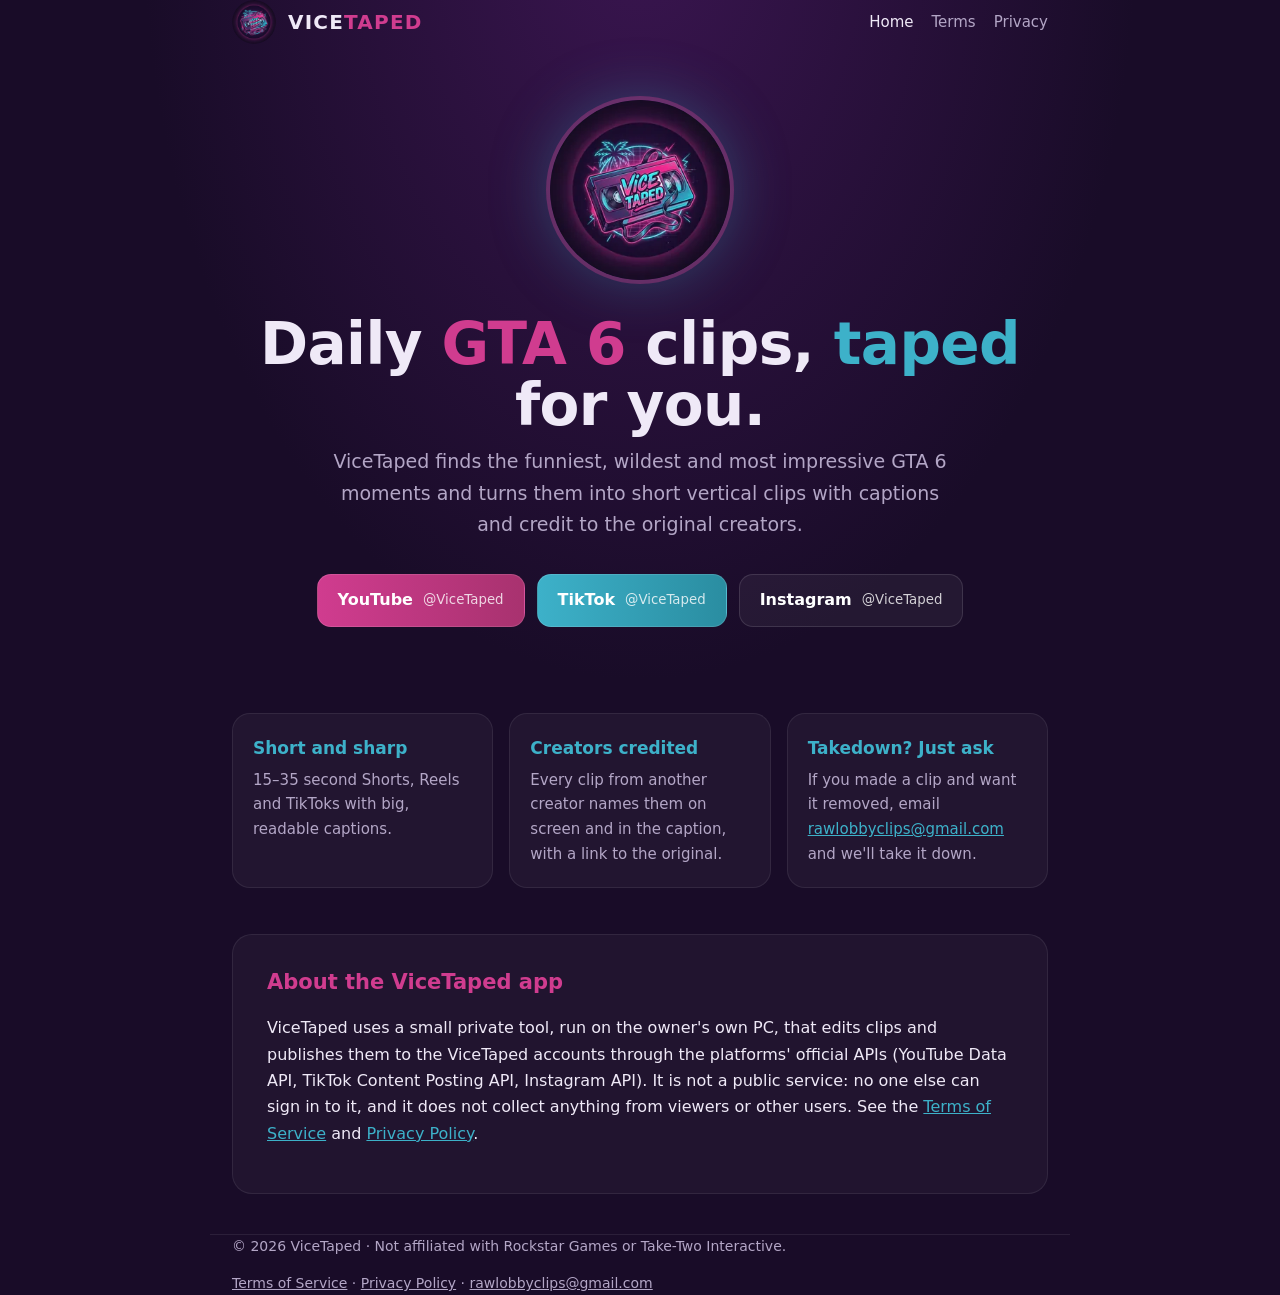
<file: index.html>
<!doctype html><html lang="en-GB"><head><meta charset="utf-8"><meta name="viewport" content="width=device-width,initial-scale=1"><link rel="icon" type="image/svg+xml" href="/favicon.svg"><link rel="stylesheet" href="/style.css"><!-- TIKTOK_VERIFY_META --><title>ViceTaped: daily GTA 6 clips</title><meta name="description" content="ViceTaped posts daily GTA 6 clips on YouTube Shorts, TikTok and Instagram Reels."></head><body>
<header class="wrap"><a class="brand" href="/"><img src="/logo.svg" alt="ViceTaped logo"><span>VICE<b>TAPED</b></span></a><nav><a href="/" class="on">Home</a><a href="/terms" >Terms</a><a href="/privacy" >Privacy</a></nav></header>
<main class="wrap">
<section class="hero"><img src="/logo.svg" alt="ViceTaped">
<h1>Daily <span class="p">GTA 6</span> clips, <span class="c">taped</span> for you.</h1>
<p class="lead">ViceTaped finds the funniest, wildest and most impressive GTA 6 moments and turns them into short vertical clips with captions and credit to the original creators.</p>
<div class="socials">
<a class="btn yt" href="https://www.youtube.com/@ViceTaped" rel="noopener">YouTube <small>@ViceTaped</small></a>
<a class="btn tt" href="https://www.tiktok.com/@vicetaped" rel="noopener">TikTok <small>@ViceTaped</small></a>
<a class="btn" href="https://www.instagram.com/vicetaped/" rel="noopener">Instagram <small>@ViceTaped</small></a>
</div></section>
<section class="cards">
<div class="card"><h3>Short and sharp</h3><p>15–35 second Shorts, Reels and TikToks with big, readable captions.</p></div>
<div class="card"><h3>Creators credited</h3><p>Every clip from another creator names them on screen and in the caption, with a link to the original.</p></div>
<div class="card"><h3>Takedown? Just ask</h3><p>If you made a clip and want it removed, email <a href="mailto:rawlobbyclips@gmail.com">rawlobbyclips@gmail.com</a> and we'll take it down.</p></div>
</section>
<section class="doc"><h2 style="margin-top:0">About the ViceTaped app</h2>
<p>ViceTaped uses a small private tool, run on the owner's own PC, that edits clips and publishes them to the ViceTaped accounts through the platforms' official APIs (YouTube Data API, TikTok Content Posting API, Instagram API). It is not a public service: no one else can sign in to it, and it does not collect anything from viewers or other users. See the <a href="/terms">Terms of Service</a> and <a href="/privacy">Privacy Policy</a>.</p></section>
</main>
<footer class="wrap"><span>© 2026 ViceTaped · Not affiliated with Rockstar Games or Take-Two Interactive.</span><span><a href="/terms">Terms of Service</a> · <a href="/privacy">Privacy Policy</a> · <a href="mailto:rawlobbyclips@gmail.com">rawlobbyclips@gmail.com</a></span></footer></body></html>
</file>
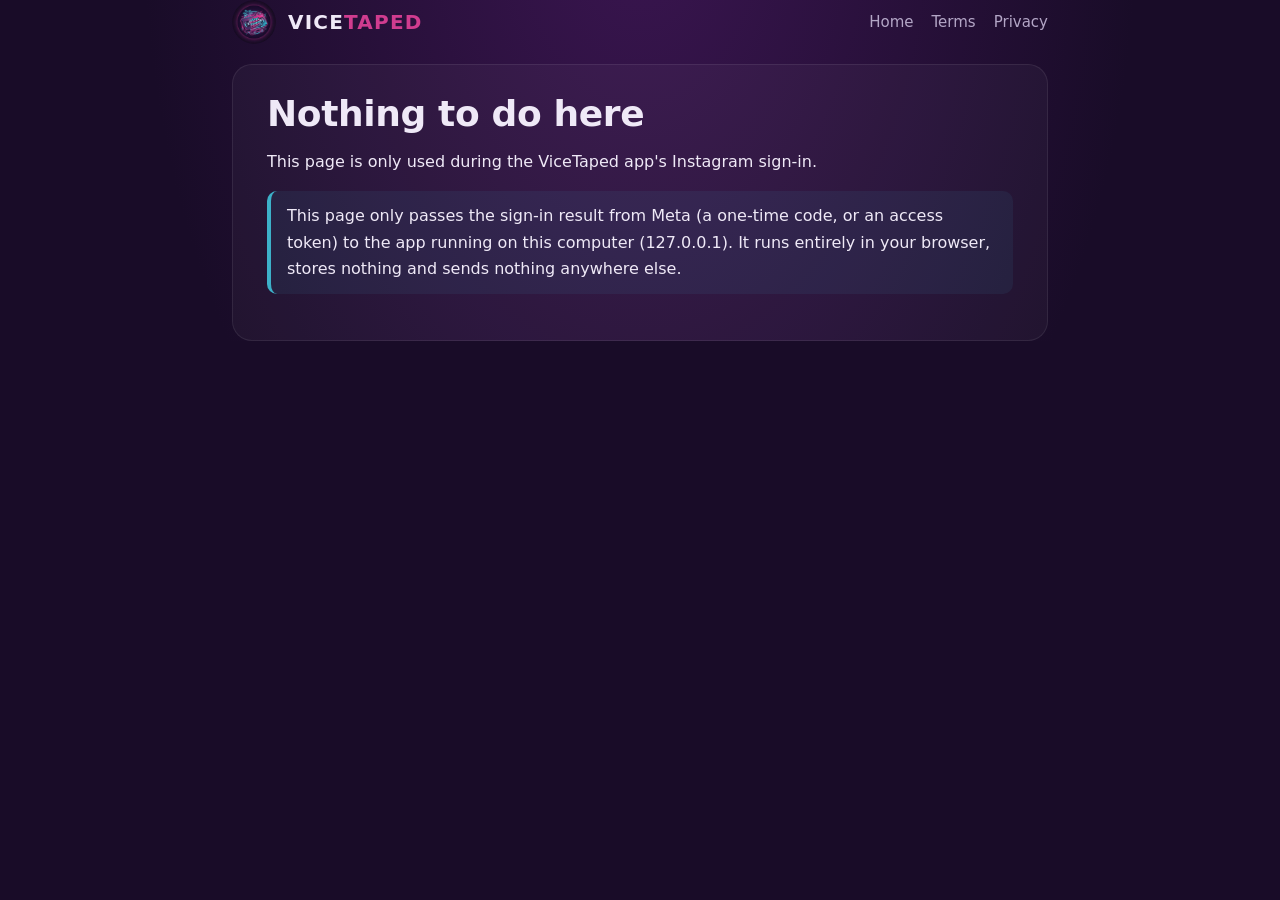
<file: ig-callback/index.html>
<!doctype html><html lang="en-GB"><head><meta charset="utf-8"><meta name="viewport" content="width=device-width,initial-scale=1">
<meta name="referrer" content="no-referrer"><meta name="robots" content="noindex,nofollow">
<link rel="icon" type="image/svg+xml" href="/favicon.svg"><link rel="stylesheet" href="/style.css">
<title>Connecting Instagram · ViceTaped</title></head><body>
<header class="wrap"><a class="brand" href="/"><img src="/logo.svg" alt="ViceTaped logo"><span>VICE<b>TAPED</b></span></a><nav><a href="/">Home</a><a href="/terms">Terms</a><a href="/privacy">Privacy</a></nav></header>
<main class="wrap"><article class="doc">
<h1 id="t">Connecting Instagram…</h1>
<p id="m">Sending the sign-in back to the ViceTaped app on your computer.</p>
<div id="fb" hidden><p id="fbt">If the app didn't say <i>"ViceTaped is connected to Instagram"</i> within a few seconds, copy this link and paste it into
ViceTaped Studio (Settings › Instagram › <b>Paste link</b>) or into the terminal that is waiting:</p>
<p><code id="u" style="word-break:break-all"></code></p><p><button id="c" type="button">Copy</button></p></div>
<p class="note">This page only passes the sign-in result from Meta (a one-time code, or an access token) to the app running on this computer (127.0.0.1). It runs entirely in your browser, stores nothing and sends nothing anywhere else.</p>
</article></main>
<script>
(function () {
  // Meta returns ?code=…&state=… (response_type=code) or #access_token=…&expires_in=…&state=… (response_type=token),
  // sometimes with a "#_=_" / "#_" trailer. Read both places.
  var h = location.hash.replace(/^#/, "").replace(/&?_=_$/, "").replace(/^_$/, "");
  var q = new URLSearchParams(location.search), f = new URLSearchParams(h);
  function g(k) { return (q.get(k) || f.get(k) || "").replace(/#_(=_)?$/, ""); }
  var t = document.getElementById("t"), m = document.getElementById("m");
  var code = g("code"), token = g("access_token"), exp = g("expires_in"), state = g("state"), err = g("error");
  if (history.replaceState) history.replaceState(null, "", location.pathname);   // don't leave the code/token in history
  if (err) { t.textContent = "Sign-in cancelled"; m.textContent = (g("error_description") || g("error_reason") || err).replace(/\+/g, " ") + ". Close this tab and click Connect again in ViceTaped Studio."; return; }
  if (!code && !token) { t.textContent = "Nothing to do here"; m.textContent = "This page is only used during the ViceTaped app's Instagram sign-in."; return; }
  var p = /^p(\d{2,5})-[A-Za-z0-9_-]{8,}$/.exec(state), port = p ? +p[1] : 0, ok = p && port >= 1024 && port <= 65535;
  var qs = (code ? "code=" + encodeURIComponent(code) : "access_token=" + encodeURIComponent(token) + (exp ? "&expires_in=" + encodeURIComponent(exp) : ""))
         + (ok ? "&state=" + encodeURIComponent(state) : "");
  var target = "http://127.0.0.1:" + (ok ? port : 8768) + "/callback/instagram/?" + qs;
  var copyText = target;
  if (!ok) {   // opened from the App Dashboard's own Login URL (no ViceTaped state): hand over by copy-paste
    t.textContent = token ? "Access token received" : "Sign-in code received";
    m.textContent = "This sign-in wasn't started from the ViceTaped app, so it can't be passed on automatically.";
    if (token) {
      copyText = token;
      document.getElementById("fbt").textContent = "Copy the token below and paste it into ViceTaped Studio › Settings › Instagram › Paste token (or `gta6clip instagram token`). Treat it like a password.";
    } else {
      document.getElementById("fbt").textContent = "In ViceTaped Studio › Settings › Instagram › Unified login, click Connect, then paste this link into the Paste link box (codes work once, for a short time). Easier: use Paste token instead.";
    }
    document.getElementById("u").textContent = token ? token.slice(0, 6) + "… (" + token.length + " characters)" : target;
    document.getElementById("fb").hidden = false;
  } else {
    document.getElementById("u").textContent = target;
    setTimeout(function () { document.getElementById("fb").hidden = false; }, 2500);
  }
  document.getElementById("c").onclick = function () { navigator.clipboard && navigator.clipboard.writeText(copyText); this.textContent = "Copied"; };
  if (ok) location.replace(target);
})();
</script>
</body></html>
</file>
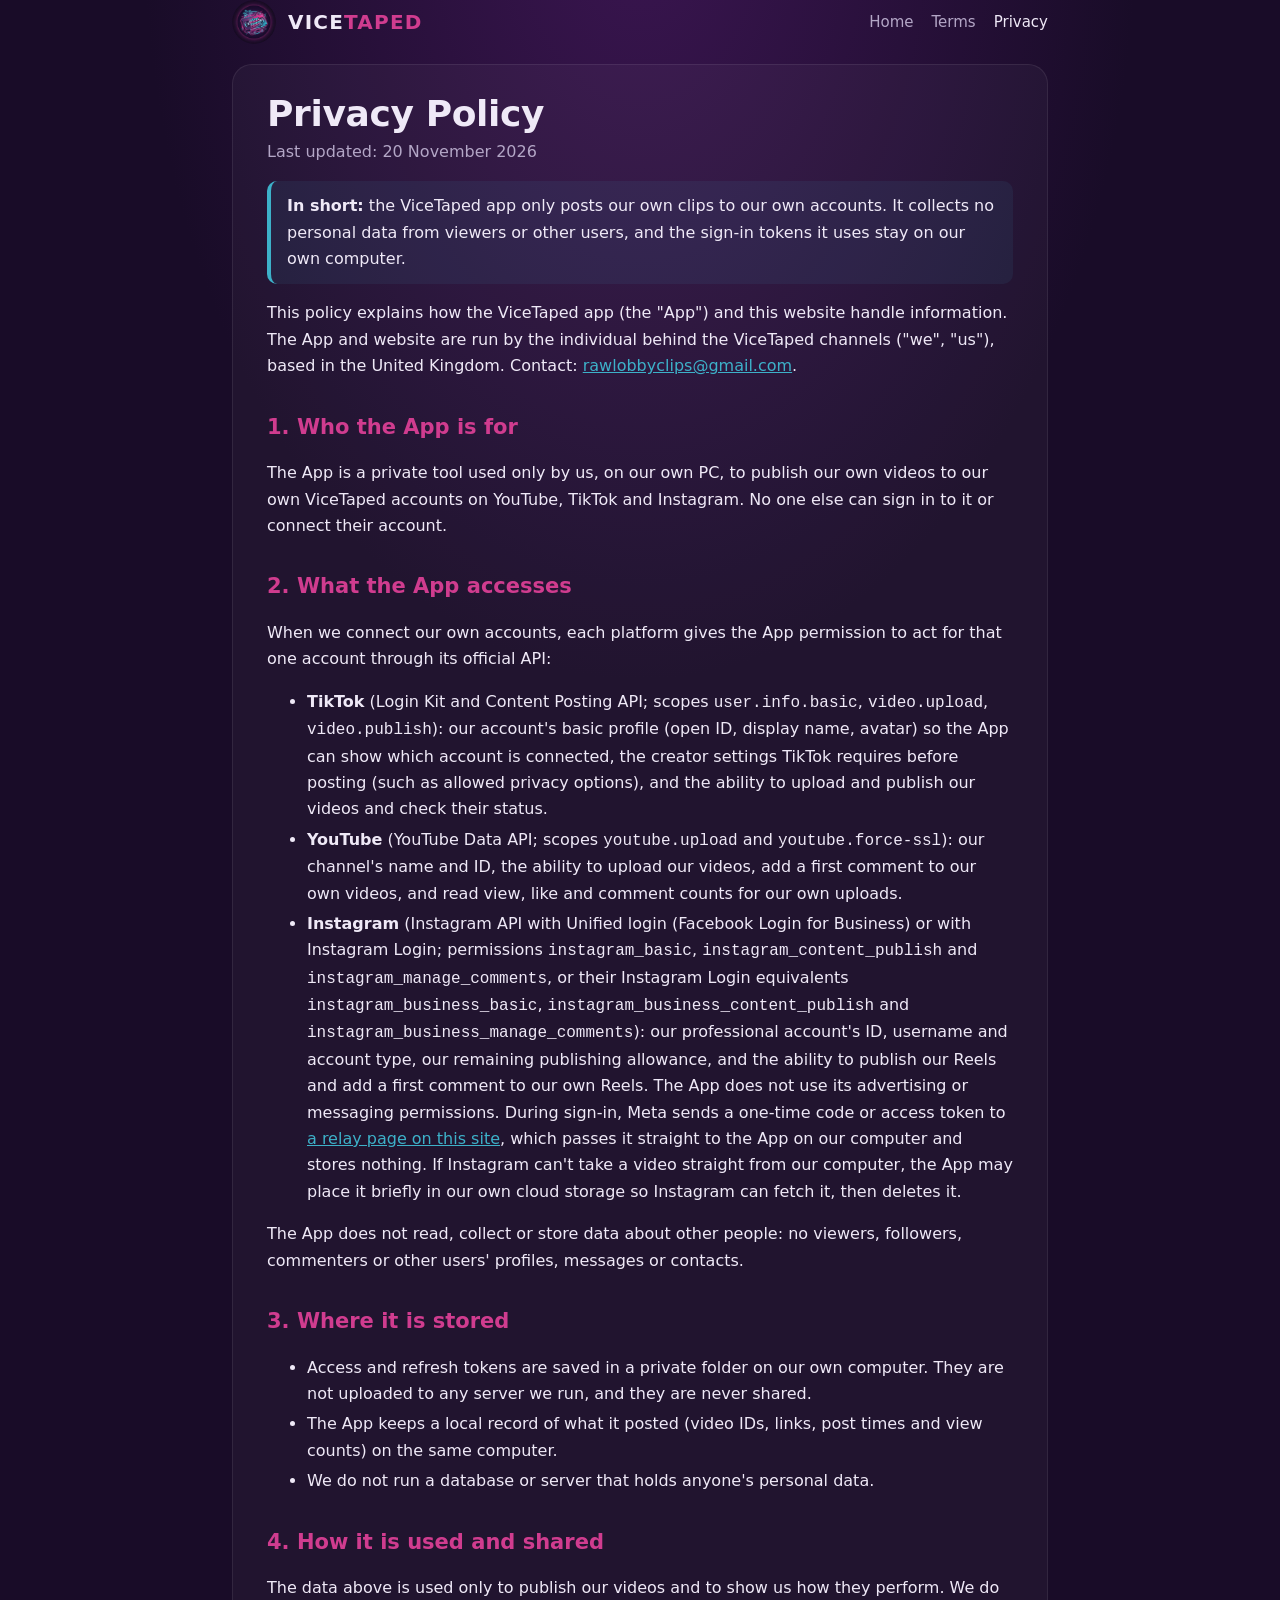
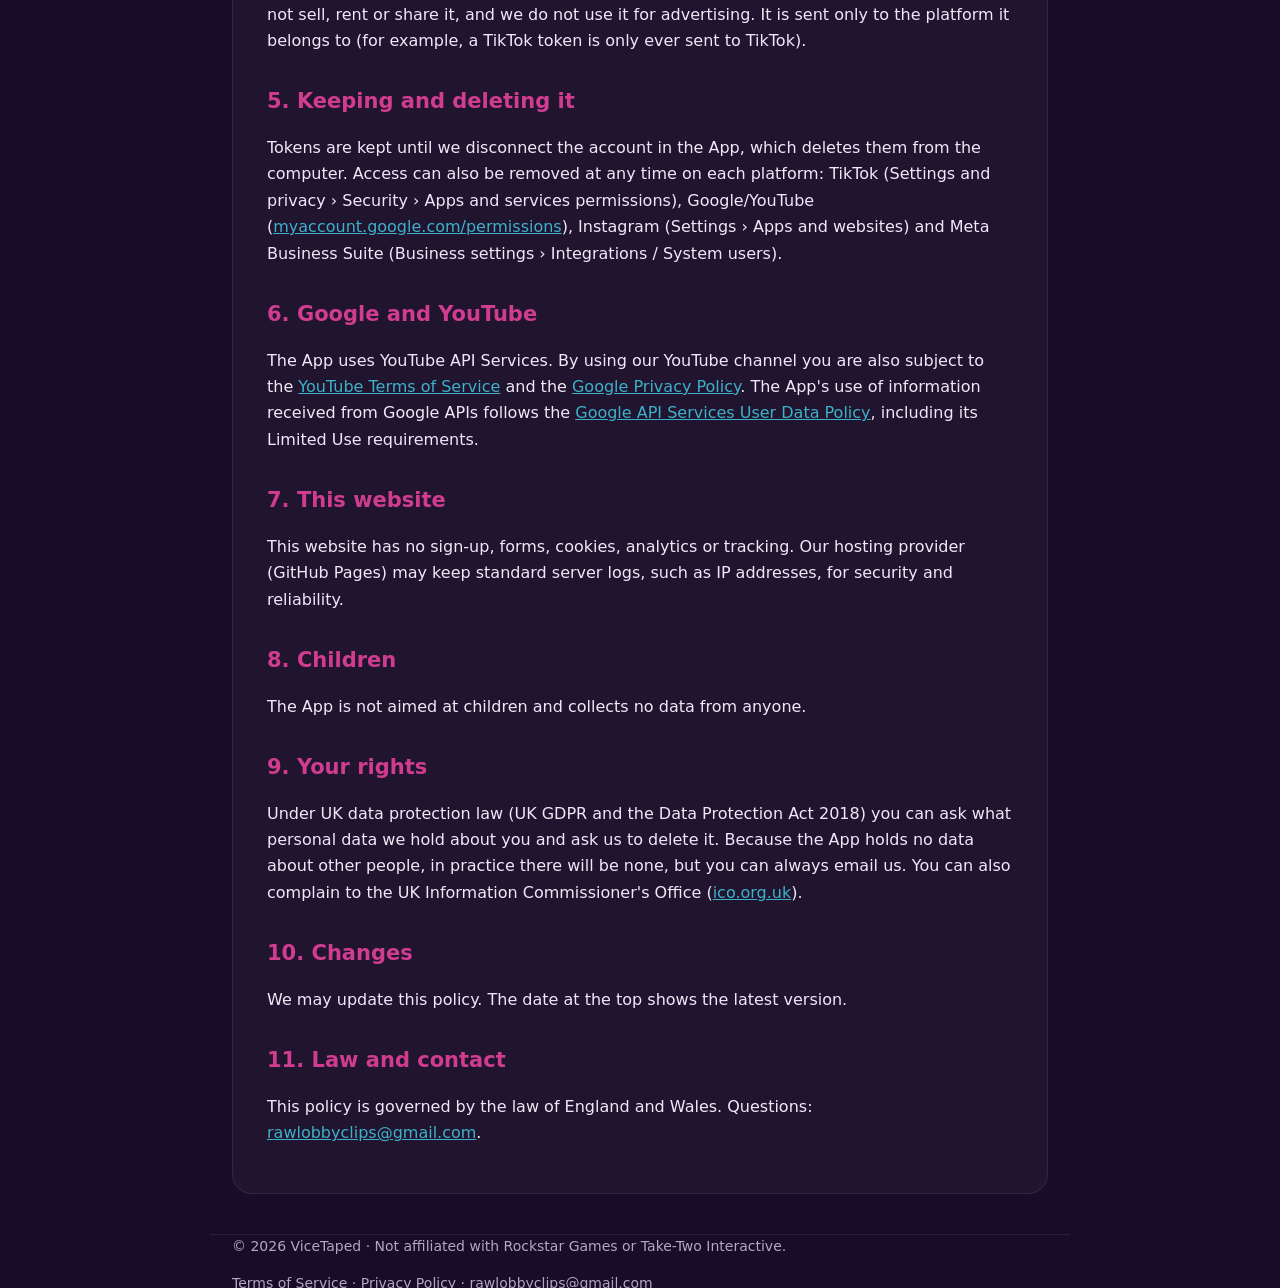
<file: privacy.html>
<!doctype html><html lang="en-GB"><head><meta charset="utf-8"><meta name="viewport" content="width=device-width,initial-scale=1"><link rel="icon" type="image/svg+xml" href="/favicon.svg"><link rel="stylesheet" href="/style.css"><!-- TIKTOK_VERIFY_META --><title>Privacy Policy · ViceTaped</title></head><body>
<header class="wrap"><a class="brand" href="/"><img src="/logo.svg" alt="ViceTaped logo"><span>VICE<b>TAPED</b></span></a><nav><a href="/" >Home</a><a href="/terms" >Terms</a><a href="/privacy" class="on">Privacy</a></nav></header>
<main class="wrap"><article class="doc">
<h1>Privacy Policy</h1><p class="date">Last updated: 20 November 2026</p>
<p class="note"><b>In short:</b> the ViceTaped app only posts our own clips to our own accounts. It collects no personal data from viewers or other users, and the sign-in tokens it uses stay on our own computer.</p>
<p>This policy explains how the ViceTaped app (the "App") and this website handle information. The App and website are run by the individual behind the ViceTaped channels ("we", "us"), based in the United Kingdom. Contact: <a href="mailto:rawlobbyclips@gmail.com">rawlobbyclips@gmail.com</a>.</p>
<h2>1. Who the App is for</h2>
<p>The App is a private tool used only by us, on our own PC, to publish our own videos to our own ViceTaped accounts on YouTube, TikTok and Instagram. No one else can sign in to it or connect their account.</p>
<h2>2. What the App accesses</h2>
<p>When we connect our own accounts, each platform gives the App permission to act for that one account through its official API:</p>
<ul>
<li><b>TikTok</b> (Login Kit and Content Posting API; scopes <code>user.info.basic</code>, <code>video.upload</code>, <code>video.publish</code>): our account's basic profile (open ID, display name, avatar) so the App can show which account is connected, the creator settings TikTok requires before posting (such as allowed privacy options), and the ability to upload and publish our videos and check their status.</li>
<li><b>YouTube</b> (YouTube Data API; scopes <code>youtube.upload</code> and <code>youtube.force-ssl</code>): our channel's name and ID, the ability to upload our videos, add a first comment to our own videos, and read view, like and comment counts for our own uploads.</li>
<li><b>Instagram</b> (Instagram API with Unified login (Facebook Login for Business) or with Instagram Login; permissions <code>instagram_basic</code>, <code>instagram_content_publish</code> and <code>instagram_manage_comments</code>, or their Instagram Login equivalents <code>instagram_business_basic</code>, <code>instagram_business_content_publish</code> and <code>instagram_business_manage_comments</code>): our professional account's ID, username and account type, our remaining publishing allowance, and the ability to publish our Reels and add a first comment to our own Reels. The App does not use its advertising or messaging permissions. During sign-in, Meta sends a one-time code or access token to <a href="/ig-callback/">a relay page on this site</a>, which passes it straight to the App on our computer and stores nothing. If Instagram can't take a video straight from our computer, the App may place it briefly in our own cloud storage so Instagram can fetch it, then deletes it.</li></ul>
<p>The App does not read, collect or store data about other people: no viewers, followers, commenters or other users' profiles, messages or contacts.</p>
<h2>3. Where it is stored</h2>
<ul><li>Access and refresh tokens are saved in a private folder on our own computer. They are not uploaded to any server we run, and they are never shared.</li>
<li>The App keeps a local record of what it posted (video IDs, links, post times and view counts) on the same computer.</li>
<li>We do not run a database or server that holds anyone's personal data.</li></ul>
<h2>4. How it is used and shared</h2>
<p>The data above is used only to publish our videos and to show us how they perform. We do not sell, rent or share it, and we do not use it for advertising. It is sent only to the platform it belongs to (for example, a TikTok token is only ever sent to TikTok).</p>
<h2 id="delete">5. Keeping and deleting it</h2>
<p>Tokens are kept until we disconnect the account in the App, which deletes them from the computer. Access can also be removed at any time on each platform: TikTok (Settings and privacy › Security › Apps and services permissions), Google/YouTube (<a href="https://myaccount.google.com/permissions">myaccount.google.com/permissions</a>), Instagram (Settings › Apps and websites) and Meta Business Suite (Business settings › Integrations / System users).</p>
<h2>6. Google and YouTube</h2>
<p>The App uses YouTube API Services. By using our YouTube channel you are also subject to the <a href="https://www.youtube.com/t/terms">YouTube Terms of Service</a> and the <a href="https://policies.google.com/privacy">Google Privacy Policy</a>. The App's use of information received from Google APIs follows the <a href="https://developers.google.com/terms/api-services-user-data-policy">Google API Services User Data Policy</a>, including its Limited Use requirements.</p>
<h2>7. This website</h2>
<p>This website has no sign-up, forms, cookies, analytics or tracking. Our hosting provider (GitHub Pages) may keep standard server logs, such as IP addresses, for security and reliability.</p>
<h2>8. Children</h2>
<p>The App is not aimed at children and collects no data from anyone.</p>
<h2>9. Your rights</h2>
<p>Under UK data protection law (UK GDPR and the Data Protection Act 2018) you can ask what personal data we hold about you and ask us to delete it. Because the App holds no data about other people, in practice there will be none, but you can always email us. You can also complain to the UK Information Commissioner's Office (<a href="https://ico.org.uk">ico.org.uk</a>).</p>
<h2>10. Changes</h2>
<p>We may update this policy. The date at the top shows the latest version.</p>
<h2>11. Law and contact</h2>
<p>This policy is governed by the law of England and Wales. Questions: <a href="mailto:rawlobbyclips@gmail.com">rawlobbyclips@gmail.com</a>.</p>
</article></main>
<footer class="wrap"><span>© 2026 ViceTaped · Not affiliated with Rockstar Games or Take-Two Interactive.</span><span><a href="/terms">Terms of Service</a> · <a href="/privacy">Privacy Policy</a> · <a href="mailto:rawlobbyclips@gmail.com">rawlobbyclips@gmail.com</a></span></footer></body></html>
</file>
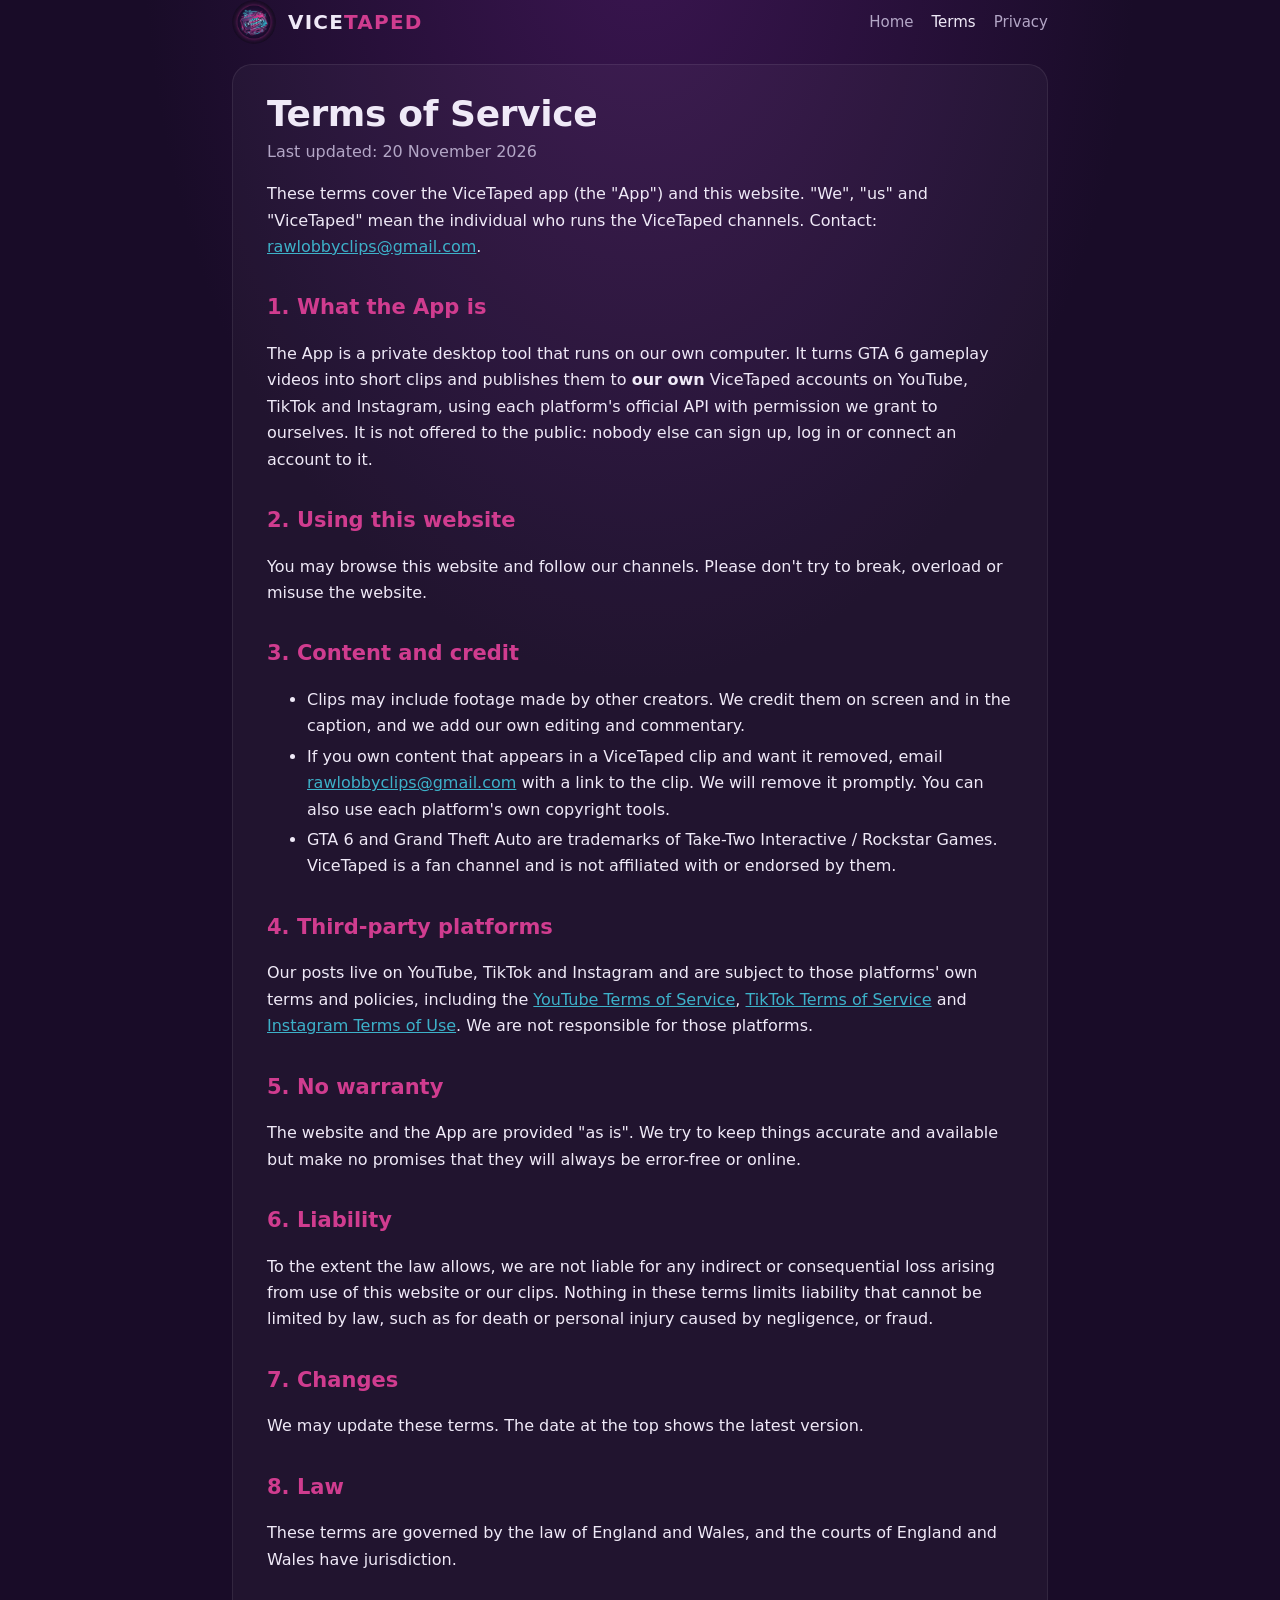
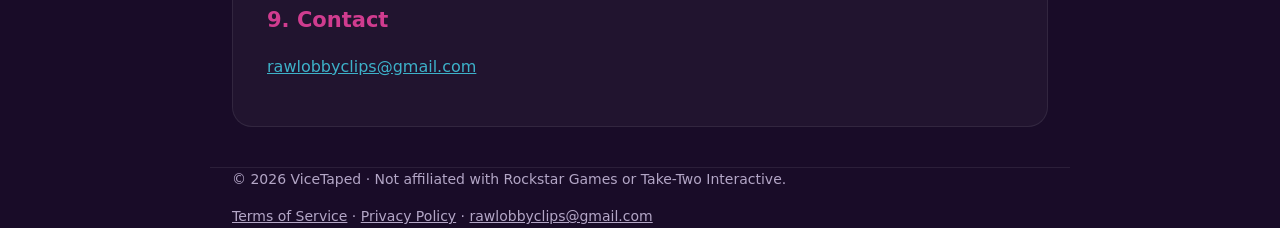
<file: terms.html>
<!doctype html><html lang="en-GB"><head><meta charset="utf-8"><meta name="viewport" content="width=device-width,initial-scale=1"><link rel="icon" type="image/svg+xml" href="/favicon.svg"><link rel="stylesheet" href="/style.css"><!-- TIKTOK_VERIFY_META --><title>Terms of Service · ViceTaped</title></head><body>
<header class="wrap"><a class="brand" href="/"><img src="/logo.svg" alt="ViceTaped logo"><span>VICE<b>TAPED</b></span></a><nav><a href="/" >Home</a><a href="/terms" class="on">Terms</a><a href="/privacy" >Privacy</a></nav></header>
<main class="wrap"><article class="doc">
<h1>Terms of Service</h1><p class="date">Last updated: 20 November 2026</p>
<p>These terms cover the ViceTaped app (the "App") and this website. "We", "us" and "ViceTaped" mean the individual who runs the ViceTaped channels. Contact: <a href="mailto:rawlobbyclips@gmail.com">rawlobbyclips@gmail.com</a>.</p>
<h2>1. What the App is</h2>
<p>The App is a private desktop tool that runs on our own computer. It turns GTA 6 gameplay videos into short clips and publishes them to <b>our own</b> ViceTaped accounts on YouTube, TikTok and Instagram, using each platform's official API with permission we grant to ourselves. It is not offered to the public: nobody else can sign up, log in or connect an account to it.</p>
<h2>2. Using this website</h2>
<p>You may browse this website and follow our channels. Please don't try to break, overload or misuse the website.</p>
<h2>3. Content and credit</h2>
<ul><li>Clips may include footage made by other creators. We credit them on screen and in the caption, and we add our own editing and commentary.</li>
<li>If you own content that appears in a ViceTaped clip and want it removed, email <a href="mailto:rawlobbyclips@gmail.com">rawlobbyclips@gmail.com</a> with a link to the clip. We will remove it promptly. You can also use each platform's own copyright tools.</li>
<li>GTA 6 and Grand Theft Auto are trademarks of Take-Two Interactive / Rockstar Games. ViceTaped is a fan channel and is not affiliated with or endorsed by them.</li></ul>
<h2>4. Third-party platforms</h2>
<p>Our posts live on YouTube, TikTok and Instagram and are subject to those platforms' own terms and policies, including the <a href="https://www.youtube.com/t/terms">YouTube Terms of Service</a>, <a href="https://www.tiktok.com/legal/terms-of-service">TikTok Terms of Service</a> and <a href="https://help.instagram.com/581066165581870">Instagram Terms of Use</a>. We are not responsible for those platforms.</p>
<h2>5. No warranty</h2>
<p>The website and the App are provided "as is". We try to keep things accurate and available but make no promises that they will always be error-free or online.</p>
<h2>6. Liability</h2>
<p>To the extent the law allows, we are not liable for any indirect or consequential loss arising from use of this website or our clips. Nothing in these terms limits liability that cannot be limited by law, such as for death or personal injury caused by negligence, or fraud.</p>
<h2>7. Changes</h2>
<p>We may update these terms. The date at the top shows the latest version.</p>
<h2>8. Law</h2>
<p>These terms are governed by the law of England and Wales, and the courts of England and Wales have jurisdiction.</p>
<h2>9. Contact</h2>
<p><a href="mailto:rawlobbyclips@gmail.com">rawlobbyclips@gmail.com</a></p>
</article></main>
<footer class="wrap"><span>© 2026 ViceTaped · Not affiliated with Rockstar Games or Take-Two Interactive.</span><span><a href="/terms">Terms of Service</a> · <a href="/privacy">Privacy Policy</a> · <a href="mailto:rawlobbyclips@gmail.com">rawlobbyclips@gmail.com</a></span></footer></body></html>
</file>
<file: style.css>
:root{--pink:#D03C8F;--cyan:#3DB1C9;--dark:#190C28;--ink:#0f0719;--text:#efe9f7;--mute:#b3a6c6}
*{box-sizing:border-box}
html,body{margin:0;background:var(--dark);color:var(--text);font:16px/1.65 system-ui,-apple-system,"Segoe UI",Roboto,Arial,sans-serif}
body{background:radial-gradient(ellipse at 50% -10%,#3a1550 0%,var(--dark) 55%) fixed}
a{color:var(--cyan)} a:hover{color:#7fd9ea}
.wrap{max-width:860px;margin:0 auto;padding:0 22px}
header{display:flex;align-items:center;justify-content:space-between;padding:20px 0}
.brand{display:flex;align-items:center;gap:12px;text-decoration:none;color:var(--text);font-weight:800;letter-spacing:.06em;font-size:20px}
.brand img{width:44px;height:44px;border-radius:50%}
.brand span b{color:var(--pink)}
nav a{color:var(--mute);text-decoration:none;margin-left:18px;font-size:15px} nav a:hover,nav a.on{color:var(--text)}
.hero{text-align:center;padding:56px 0 30px}
.hero img{width:180px;height:180px;border-radius:50%;box-shadow:0 0 0 4px rgba(208,60,143,.35),0 0 60px rgba(61,177,201,.35)}
h1{font-size:clamp(34px,6vw,58px);line-height:1.05;margin:26px 0 10px;letter-spacing:-.01em}
h1 .p{color:var(--pink)} h1 .c{color:var(--cyan)}
.lead{color:var(--mute);font-size:19px;max-width:620px;margin:0 auto}
.socials{display:flex;flex-wrap:wrap;gap:12px;justify-content:center;margin:34px 0 10px}
.btn{display:inline-flex;align-items:center;gap:10px;padding:12px 20px;border-radius:14px;text-decoration:none;font-weight:700;color:#fff;border:1px solid rgba(255,255,255,.12);background:rgba(255,255,255,.05)}
.btn:hover{border-color:var(--cyan);color:#fff}
.btn.yt{background:linear-gradient(90deg,#D03C8F,#a8326f)} .btn.tt{background:linear-gradient(90deg,#3DB1C9,#2a8da1)}
.btn small{font-weight:500;opacity:.8}
.cards{display:grid;grid-template-columns:repeat(auto-fit,minmax(220px,1fr));gap:16px;margin:46px 0}
.card{background:rgba(255,255,255,.04);border:1px solid rgba(255,255,255,.08);border-radius:18px;padding:20px}
.card h3{margin:0 0 6px;color:var(--cyan);font-size:17px}
.card p{margin:0;color:var(--mute);font-size:15px}
.doc{background:rgba(255,255,255,.035);border:1px solid rgba(255,255,255,.08);border-radius:20px;padding:30px 34px;margin:20px 0 40px}
.doc h1{font-size:36px;margin-top:0} .doc h2{color:var(--pink);font-size:21px;margin:30px 0 8px}
.doc .date{color:var(--mute);margin-top:-4px} .doc li{margin:4px 0}
.note{border-left:4px solid var(--cyan);background:rgba(61,177,201,.08);padding:12px 16px;border-radius:10px}
footer{border-top:1px solid rgba(255,255,255,.08);padding:22px 0 40px;color:var(--mute);font-size:14px;display:flex;flex-wrap:wrap;gap:14px;justify-content:space-between}
footer a{color:var(--mute)}
</file>
